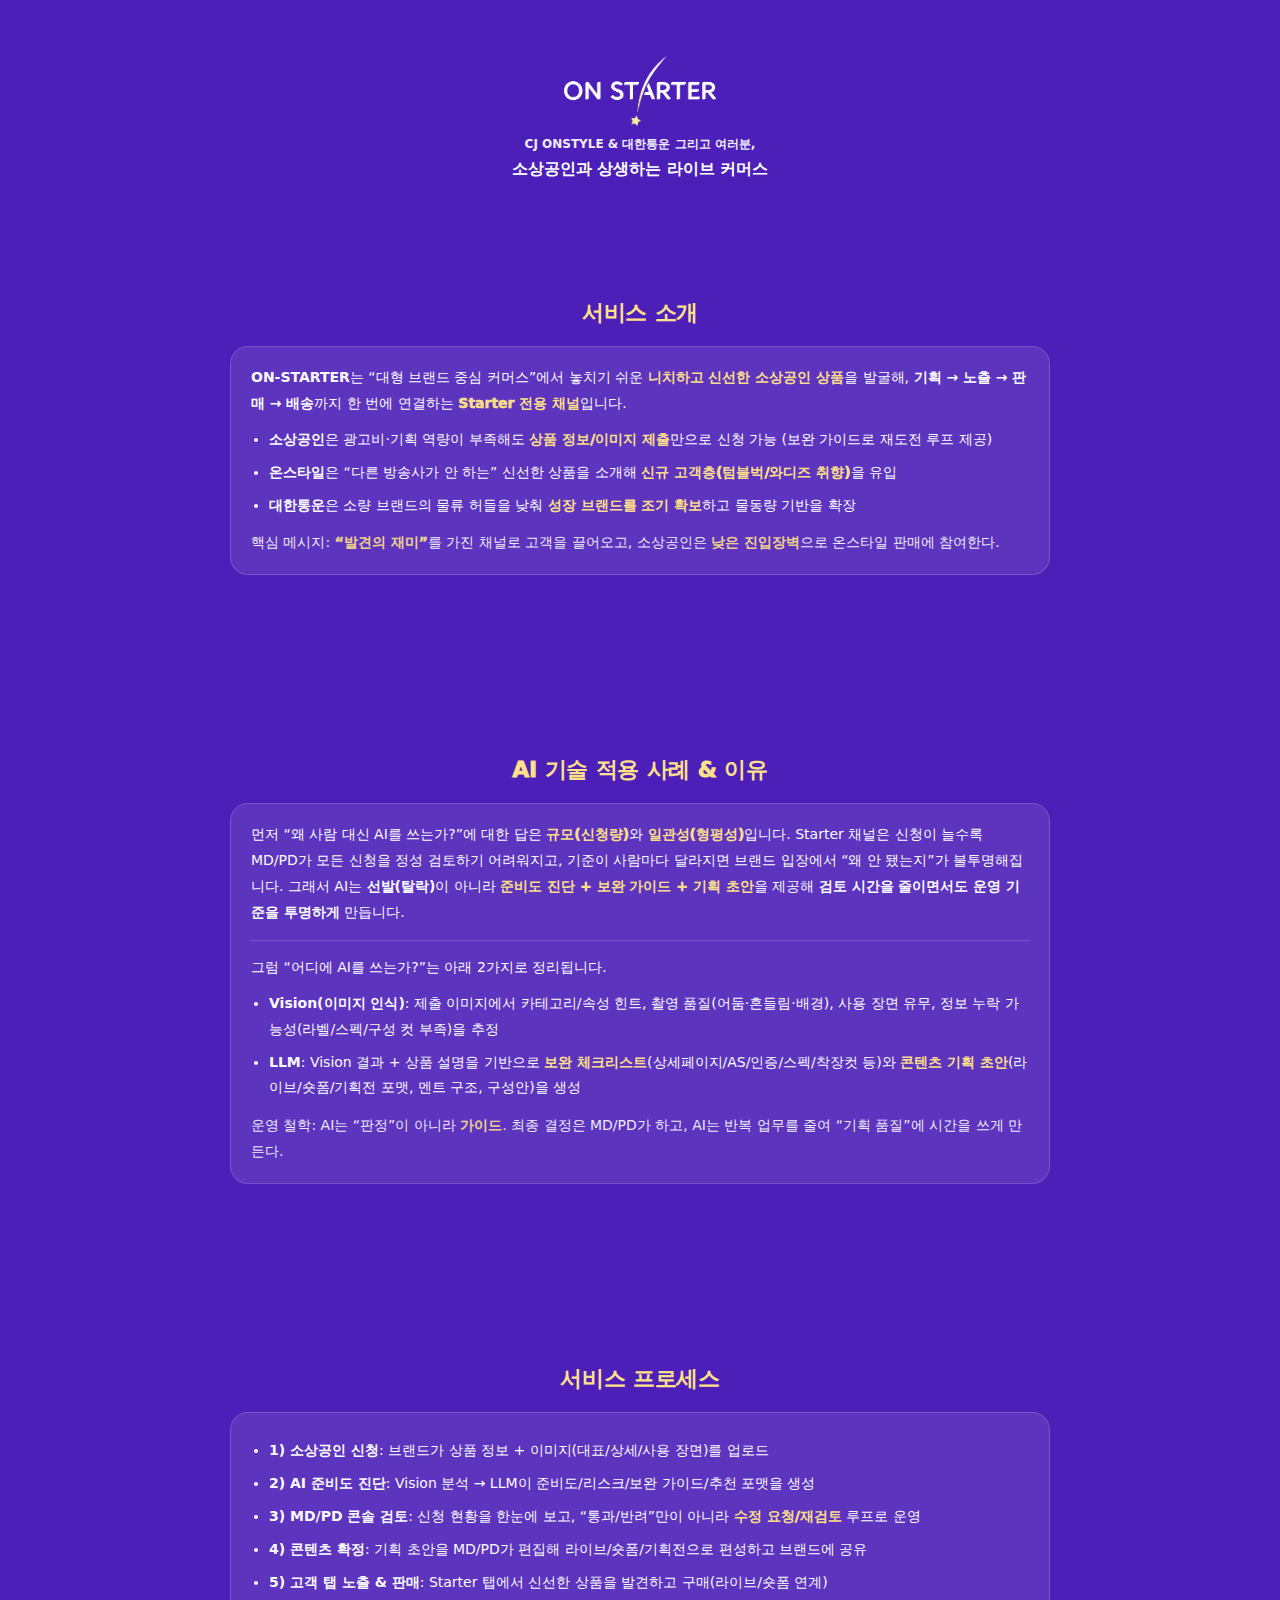
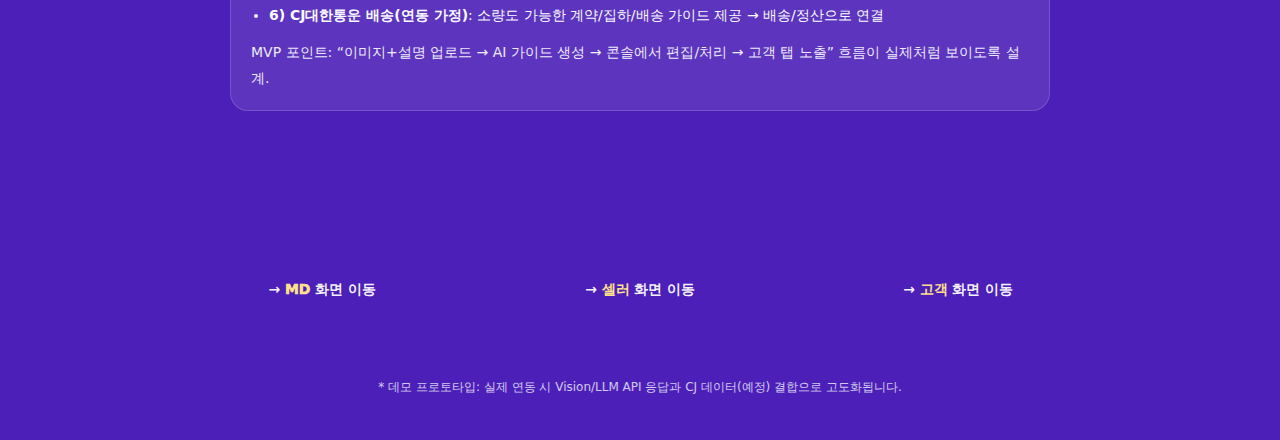
<file: index.html>
<!doctype html>
<html lang="ko">
<head>
  <meta charset="utf-8" />
  <meta name="viewport" content="width=device-width,initial-scale=1" />
  <title>ON-STARTER · 홈</title>
  <link rel="stylesheet" href="assets/css/style.css" />
</head>

<body>
  <div class="page">
    <div class="container">

      <!-- =========================
           HEADER
      ========================== -->
      <header class="header">
        <div class="logo">
          <img src="assets/img/logo.png" alt="ON-STARTER 로고" />
        </div>
        <div class="kicker">CJ ONSTYLE &amp; 대한통운 그리고 여러분,</div>
        <div class="title">소상공인과 상생하는 라이브 커머스</div>
      </header>

      <!-- =========================
           SECTION 1: 서비스 소개
      ========================== -->
      <section class="section" id="overview">
        <h2 class="section-title">서비스 소개</h2>

        <div class="section-body">
          <div class="section-panel">
            <p style="margin:0;">
              <span class="hl">ON-STARTER</span>는 “대형 브랜드 중심 커머스”에서 놓치기 쉬운
              <span class="hl-butter">니치하고 신선한 소상공인 상품</span>을 발굴해,
              <span class="hl">기획 → 노출 → 판매 → 배송</span>까지 한 번에 연결하는
              <span class="hl-butter">Starter 전용 채널</span>입니다.
            </p>

            <ul>
              <li>
                <span class="hl">소상공인</span>은 광고비·기획 역량이 부족해도
                <span class="hl-butter">상품 정보/이미지 제출</span>만으로 신청 가능
                (보완 가이드로 재도전 루프 제공)
              </li>
              <li>
                <span class="hl">온스타일</span>은 “다른 방송사가 안 하는” 신선한 상품을 소개해
                <span class="hl-butter">신규 고객층(텀블벅/와디즈 취향)</span>을 유입
              </li>
              <li>
                <span class="hl">대한통운</span>은 소량 브랜드의 물류 허들을 낮춰
                <span class="hl-butter">성장 브랜드를 조기 확보</span>하고 물동량 기반을 확장
              </li>
            </ul>

            <p style="margin:12px 0 0; opacity:.92;">
              핵심 메시지: <span class="hl-butter">“발견의 재미”</span>를 가진 채널로 고객을 끌어오고,
              소상공인은 <span class="hl-butter">낮은 진입장벽</span>으로 온스타일 판매에 참여한다.
            </p>
          </div>
        </div>
      </section>

      <!-- =========================
           SECTION 2: AI 기술 적용 (이유 → 적용처)
      ========================== -->
      <section class="section" id="ai">
        <h2 class="section-title">AI 기술 적용 사례 &amp; 이유</h2>

        <div class="section-body">
          <div class="section-panel">
            <p style="margin:0;">
              먼저 “왜 사람 대신 AI를 쓰는가?”에 대한 답은
              <span class="hl-butter">규모(신청량)</span>와 <span class="hl-butter">일관성(형평성)</span>입니다.
              Starter 채널은 신청이 늘수록 MD/PD가 모든 신청을 정성 검토하기 어려워지고,
              기준이 사람마다 달라지면 브랜드 입장에서 “왜 안 됐는지”가 불투명해집니다.
              그래서 AI는 <span class="hl">선발(탈락)</span>이 아니라
              <span class="hl-butter">준비도 진단 + 보완 가이드 + 기획 초안</span>을 제공해
              <span class="hl">검토 시간을 줄이면서도 운영 기준을 투명하게</span> 만듭니다.
            </p>

            <hr style="border:0; border-top:1px solid rgba(255,255,255,.16); margin:14px 0;" />

            <p style="margin:0;">
              그럼 “어디에 AI를 쓰는가?”는 아래 2가지로 정리됩니다.
            </p>

            <ul>
              <li>
                <span class="hl">Vision(이미지 인식)</span>:
                제출 이미지에서 카테고리/속성 힌트, 촬영 품질(어둠·흔들림·배경),
                사용 장면 유무, 정보 누락 가능성(라벨/스펙/구성 컷 부족)을 추정
              </li>
              <li>
                <span class="hl">LLM</span>:
                Vision 결과 + 상품 설명을 기반으로
                <span class="hl-butter">보완 체크리스트</span>(상세페이지/AS/인증/스펙/착장컷 등)와
                <span class="hl-butter">콘텐츠 기획 초안</span>(라이브/숏폼/기획전 포맷, 멘트 구조, 구성안)을 생성
              </li>
            </ul>

            <p style="margin:12px 0 0; opacity:.92;">
              운영 철학: AI는 “판정”이 아니라 <span class="hl-butter">가이드</span>.
              최종 결정은 MD/PD가 하고, AI는 반복 업무를 줄여 “기획 품질”에 시간을 쓰게 만든다.
            </p>
          </div>
        </div>
      </section>

      <!-- =========================
           SECTION 3: 서비스 프로세스
      ========================== -->
      <section class="section" id="process">
        <h2 class="section-title">서비스 프로세스</h2>

        <div class="section-body">
          <div class="section-panel">
            <ul style="margin-top:0;">
              <li>
                <span class="hl">1) 소상공인 신청</span>:
                브랜드가 상품 정보 + 이미지(대표/상세/사용 장면)를 업로드
              </li>
              <li>
                <span class="hl">2) AI 준비도 진단</span>:
                Vision 분석 → LLM이 준비도/리스크/보완 가이드/추천 포맷을 생성
              </li>
              <li>
                <span class="hl">3) MD/PD 콘솔 검토</span>:
                신청 현황을 한눈에 보고,
                “통과/반려”만이 아니라 <span class="hl-butter">수정 요청/재검토</span> 루프로 운영
              </li>
              <li>
                <span class="hl">4) 콘텐츠 확정</span>:
                기획 초안을 MD/PD가 편집해 라이브/숏폼/기획전으로 편성하고 브랜드에 공유
              </li>
              <li>
                <span class="hl">5) 고객 탭 노출 &amp; 판매</span>:
                Starter 탭에서 신선한 상품을 발견하고 구매(라이브/숏폼 연계)
              </li>
              <li>
                <span class="hl">6) CJ대한통운 배송(연동 가정)</span>:
                소량도 가능한 계약/집하/배송 가이드 제공 → 배송/정산으로 연결
              </li>
            </ul>

            <p style="margin:12px 0 0; opacity:.92;">
              MVP 포인트: “이미지+설명 업로드 → AI 가이드 생성 → 콘솔에서 편집/처리 → 고객 탭 노출” 흐름이 실제처럼 보이도록 설계.
            </p>
          </div>
        </div>
      </section>

      <!-- =========================
           BOTTOM NAV (텍스트 링크, 균등 배치)
      ========================== -->
      <footer class="bottom-nav" id="nav">
        <div class="nav-row">
          <a class="nav-link" href="md.html">→ <span>MD</span> 화면 이동</a>
          <a class="nav-link" href="seller.html">→ <span>셀러</span> 화면 이동</a>
          <a class="nav-link" href="live.html">→ <span>고객</span> 화면 이동</a>
        </div>

        <div class="footer-note">
          * 데모 프로토타입: 실제 연동 시 Vision/LLM API 응답과 CJ 데이터(예정) 결합으로 고도화됩니다.
        </div>
      </footer>

    </div>
  </div>

  <script>
    // 부드러운 스크롤(원하면 유지)
    document.documentElement.style.scrollBehavior = "smooth";
  </script>
</body>
</html>
</file>
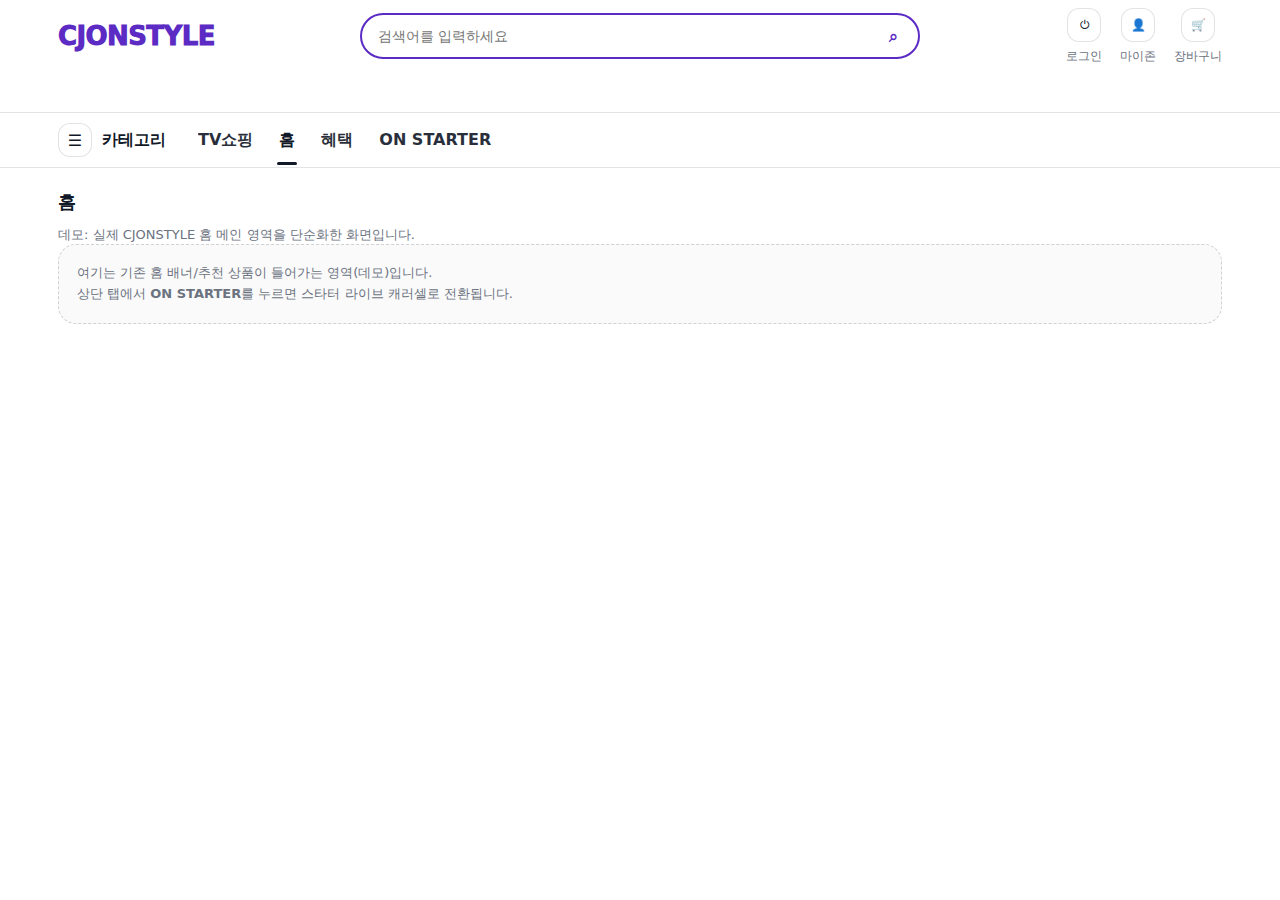
<file: live.html>
<!doctype html>
<html lang="ko">
<head>
  <meta charset="utf-8" />
  <meta name="viewport" content="width=device-width,initial-scale=1" />
  <title>ON-STARTER · 고객 탭</title>
  <style>
    :root{
      --primary:#5B2BC4;  /* CJONSTYLE 느낌의 퍼플 포인트 */
      --bg:#ffffff;
      --ink:#111827;
      --muted:#6B7280;
      --line:rgba(17,24,39,.12);
      --card: #ffffff;
      --shadow: 0 10px 24px rgba(17,24,39,.08);
      --radius: 18px;
    }
    *{box-sizing:border-box}
    body{
      margin:0;
      font-family: system-ui, -apple-system, Segoe UI, Roboto, "Apple SD Gothic Neo", "Noto Sans KR", sans-serif;
      background: var(--bg);
      color: var(--ink);
    }
    a{color:inherit; text-decoration:none}
    .wrap{
      max-width: 1200px;
      margin: 0 auto;
      padding: 0 18px 40px;
    }

    /* ===== Header ===== */
    .topbar{
      height:72px;
      display:flex;
      align-items:center;
      justify-content:space-between;
      gap:14px;
    }
    .brand{
      display:flex;
      align-items:center;
      gap:12px;
      min-width: 160px;
    }
    .brand .logo{
      font-weight: 950;
      letter-spacing:-.6px;
      font-size: 26px;
      color: var(--primary);
    }
    .search{
      flex: 1;
      display:flex;
      align-items:center;
      gap:10px;
      background:#fff;
      border: 2px solid var(--primary);
      border-radius: 999px;
      padding: 10px 14px;
      max-width: 560px;
    }
    .search input{
      border:0; outline:0;
      width:100%;
      font-size:14px;
    }
    .search .icon{
      width:22px; height:22px;
      display:grid; place-items:center;
      color: var(--primary);
      font-weight: 900;
    }
    .top-actions{
      display:flex;
      align-items:center;
      gap:18px;
      min-width: 160px;
      justify-content:flex-end;
    }
    .act{
      display:flex;
      flex-direction:column;
      align-items:center;
      gap:6px;
      font-size:12px;
      color: var(--muted);
      cursor:pointer;
      user-select:none;
    }
    .act .dot{
      width:34px;height:34px;border-radius:12px;
      border:1px solid var(--line);
      display:grid; place-items:center;
      background:#fff;
      color:#111827;
    }

    /* ===== Menu Tabs ===== */
    .menubar{
      border-top:1px solid var(--line);
      border-bottom:1px solid var(--line);
      background:#fff;
    }
    .menu-row{
      max-width: 1200px;
      margin:0 auto;
      padding: 0 18px;
      display:flex;
      align-items:center;
      gap:18px;
      height:54px;
    }
    .hamburger{
      display:flex;
      align-items:center;
      gap:10px;
      min-width: 120px;
      color:#111827;
      font-weight:800;
    }
    .hamburger .bars{
      width:34px;height:34px;border-radius:12px;
      border:1px solid var(--line);
      display:grid; place-items:center;
      background:#fff;
    }
    .tabs{
      display:flex;
      gap:22px;
      font-weight: 850;
      color:#111827;
    }
    .tab{
      position:relative;
      padding: 14px 2px;
      cursor:pointer;
      color:#111827;
      opacity:.9;
    }
    .tab.active{
      opacity:1;
    }
    .tab.active:after{
      content:"";
      position:absolute;
      left:0; right:0; bottom:0;
      height:3px;
      background: var(--ink);
      border-radius: 999px;
    }

    /* ===== Sections ===== */
    .section{
      padding: 22px 0 10px;
    }
    .section h2{
      margin: 0 0 12px;
      font-size: 18px;
      letter-spacing:-.2px;
    }
    .sub{
      margin: 6px 0 0;
      color: var(--muted);
      font-size: 13px;
    }

    /* ===== Carousel ===== */
    .carousel-wrap{
      position:relative;
      border-radius: 22px;
      padding: 14px 0 10px;
    }
    .carousel{
      display:flex;
      gap:16px;
      overflow-x:auto;
      scroll-snap-type:x mandatory;
      padding: 4px 2px 14px;
      scrollbar-width: none;
    }
    .carousel::-webkit-scrollbar{ display:none; }

    .live-card{
      min-width: 300px;
      max-width: 300px;
      background: var(--card);
      border:1px solid var(--line);
      border-radius: var(--radius);
      box-shadow: var(--shadow);
      overflow:hidden;
      scroll-snap-align:start;
    }
    .thumb{
      height: 170px;
      background: linear-gradient(135deg, rgba(91,43,196,.25), rgba(255,224,138,.35));
      position:relative;
    }
    .live-badge{
      position:absolute;
      left:12px; top:12px;
      background:#111827;
      color:#fff;
      font-size:12px;
      padding: 6px 10px;
      border-radius: 999px;
      display:inline-flex;
      gap:8px;
      align-items:center;
    }
    .live-badge .r{
      width:8px;height:8px;border-radius:50%;
      background:#ff4d4d;
      box-shadow: 0 0 0 4px rgba(255,77,77,.2);
    }
    .tag{
      position:absolute;
      right:12px; top:12px;
      background: rgba(255,255,255,.88);
      border:1px solid var(--line);
      color:#111827;
      font-size:12px;
      padding: 6px 10px;
      border-radius: 999px;
      font-weight: 850;
    }
    .card-body{
      padding: 12px 12px 14px;
    }
    .title{
      margin:0;
      font-weight: 950;
      font-size: 14px;
      line-height:1.35;
    }
    .meta{
      margin: 6px 0 0;
      color: var(--muted);
      font-size: 12px;
      line-height:1.35;
    }
    .price-row{
      margin-top: 10px;
      display:flex;
      align-items:flex-end;
      justify-content:space-between;
      gap:10px;
    }
    .price{
      font-weight: 950;
      font-size: 16px;
      letter-spacing:-.3px;
    }
    .cta{
      border:0;
      cursor:pointer;
      font-weight: 900;
      border-radius: 999px;
      padding: 10px 12px;
      background: var(--primary);
      color:#fff;
    }
    .cta:hover{ opacity:.96; }

    /* Arrows */
    .arrow{
      position:absolute;
      top: 46%;
      transform: translateY(-50%);
      width:42px;height:42px;border-radius: 14px;
      background:#fff;
      border:1px solid var(--line);
      box-shadow: 0 10px 22px rgba(17,24,39,.10);
      display:grid; place-items:center;
      cursor:pointer;
      user-select:none;
    }
    .arrow.left{ left:-10px; }
    .arrow.right{ right:-10px; }

    /* Non-starter placeholder sections */
    .placeholder{
      border:1px dashed rgba(17,24,39,.18);
      border-radius: 18px;
      padding: 18px;
      color: var(--muted);
      background: #fafafa;
      font-size: 13px;
      line-height: 1.6;
    }

    /* Responsive */
    @media (max-width: 980px){
      .topbar{ height:auto; padding: 14px 0; flex-wrap:wrap; }
      .brand{ min-width:auto; }
      .top-actions{ min-width:auto; }
      .search{ max-width: 100%; }
      .arrow{ display:none; }
    }
  </style>
</head>

<body>
  <div class="wrap">

    <!-- Header -->
    <header class="topbar">
      <div class="brand">
        <div class="logo">CJONSTYLE</div>
      </div>

      <div class="search" role="search">
        <input type="text" placeholder="검색어를 입력하세요" aria-label="검색" />
        <div class="icon">⌕</div>
      </div>

      <div class="top-actions">
        <div class="act" onclick="alert('데모: 로그인')">
          <div class="dot">⏻</div>
          <div>로그인</div>
        </div>
        <div class="act" onclick="alert('데모: 마이존')">
          <div class="dot">👤</div>
          <div>마이존</div>
        </div>
        <div class="act" onclick="alert('데모: 장바구니')">
          <div class="dot">🛒</div>
          <div>장바구니</div>
        </div>
      </div>
    </header>

  </div>

  <!-- Menu Tabs -->
  <div class="menubar">
    <div class="menu-row">
      <div class="hamburger">
        <div class="bars">☰</div>
        카테고리
      </div>

      <div class="tabs" role="tablist" aria-label="메뉴 탭">
        <div class="tab" data-tab="tv">TV쇼핑</div>
        <div class="tab active" data-tab="home">홈</div>
        <div class="tab" data-tab="benefit">혜택</div>
        <!-- ✅ 새 메뉴 -->
        <div class="tab" data-tab="starter">ON STARTER</div>
      </div>
    </div>
  </div>

  <div class="wrap">
    <!-- Content -->
    <main>

      <!-- HOME (placeholder) -->
      <section class="section" id="panel-home">
        <h2>홈</h2>
        <p class="sub">데모: 실제 CJONSTYLE 홈 메인 영역을 단순화한 화면입니다.</p>
        <div class="placeholder">
          여기는 기존 홈 배너/추천 상품이 들어가는 영역(데모)입니다.<br/>
          상단 탭에서 <b>ON STARTER</b>를 누르면 스타터 라이브 캐러셀로 전환됩니다.
        </div>
      </section>

      <!-- STARTER -->
      <section class="section" id="panel-starter" style="display:none;">
        <h2>ON STARTER · 라이브</h2>
        <p class="sub">텀블벅/와디즈 감성의 “니치 & 신선” 상품을 온스타일에서 라이브로 만나는 탭</p>

        <div class="carousel-wrap">
          <div class="arrow left" id="prevBtn">‹</div>
          <div class="arrow right" id="nextBtn">›</div>

          <div class="carousel" id="carousel" aria-label="ON STARTER 라이브 캐러셀">
            <!-- 카드 1 -->
            <article class="live-card">
              <div class="thumb">
                <div class="live-badge"><span class="r"></span> LIVE · 21:00</div>
                <div class="tag">리빙</div>
              </div>
              <div class="card-body">
                <p class="title">하루한번 스튜디오 · 초미니 접이식 미니가습기</p>
                <p class="meta">“책상 위 10cm, 하루한번 켜는 미니 가습 루틴”</p>
                <div class="price-row">
                  <div>
                    <div class="meta">오늘만 특가</div>
                    <div class="price">29,000원</div>
                  </div>
                  <button class="cta" onclick="alert('데모: 라이브 입장')">입장</button>
                </div>
              </div>
            </article>

            <!-- 카드 2 -->
            <article class="live-card">
              <div class="thumb">
                <div class="live-badge"><span class="r"></span> LIVE · 20:30</div>
                <div class="tag">패션</div>
              </div>
              <div class="card-body">
                <p class="title">모노랩 · 재활용 원단 미니 파우치(한정 컬러)</p>
                <p class="meta">세트 구성으로 체감 가치 업 · 수납력 비교 데모</p>
                <div class="price-row">
                  <div>
                    <div class="meta">세트 추천</div>
                    <div class="price">19,800원</div>
                  </div>
                  <button class="cta" onclick="alert('데모: 라이브 입장')">입장</button>
                </div>
              </div>
            </article>

            <!-- 카드 3 -->
            <article class="live-card">
              <div class="thumb">
                <div class="live-badge"><span class="r"></span> LIVE · 22:10</div>
                <div class="tag">키친</div>
              </div>
              <div class="card-body">
                <p class="title">키친노트 · 1인분 밀프렙 유리용기 세트</p>
                <p class="meta">냉장→전자레인지→세척 “실사용 시연” 중심</p>
                <div class="price-row">
                  <div>
                    <div class="meta">라이브 구성</div>
                    <div class="price">39,900원</div>
                  </div>
                  <button class="cta" onclick="alert('데모: 라이브 입장')">입장</button>
                </div>
              </div>
            </article>

            <!-- 카드 4 -->
            <article class="live-card">
              <div class="thumb">
                <div class="live-badge"><span class="r"></span> LIVE · 19:40</div>
                <div class="tag">뷰티</div>
              </div>
              <div class="card-body">
                <p class="title">스킨레시피 · 저자극 클렌징바(2종)</p>
                <p class="meta">전성분/시험성적서 보완 후 “재도전” 기획(데모)</p>
                <div class="price-row">
                  <div>
                    <div class="meta">리뉴얼</div>
                    <div class="price">14,900원</div>
                  </div>
                  <button class="cta" onclick="alert('데모: 라이브 입장')">입장</button>
                </div>
              </div>
            </article>
          </div>
        </div>

        <div style="margin-top:10px;" class="placeholder">
          (확장 아이디어) ON STARTER 탭에서는 “왜 이 상품이 니치하지만 가능성이 있는지”를 AI가 1줄로 설명해주는
          <b>‘AI 한 줄 추천’</b> 배지를 붙일 수 있어요.
        </div>
      </section>

      <!-- OTHER TABS (placeholders) -->
      <section class="section" id="panel-tv" style="display:none;">
        <h2>TV쇼핑</h2>
        <div class="placeholder">데모 영역</div>
      </section>

      <section class="section" id="panel-benefit" style="display:none;">
        <h2>혜택</h2>
        <div class="placeholder">데모 영역</div>
      </section>

    </main>
  </div>

  <script>
    // Tabs switching
    const tabs = document.querySelectorAll(".tab");
    const panels = {
      home: document.getElementById("panel-home"),
      starter: document.getElementById("panel-starter"),
      tv: document.getElementById("panel-tv"),
      benefit: document.getElementById("panel-benefit"),
    };

    function showTab(name){
      Object.values(panels).forEach(p => p.style.display = "none");
      panels[name].style.display = "block";
      tabs.forEach(t => t.classList.toggle("active", t.dataset.tab === name));
      window.scrollTo({top:0, behavior:"smooth"});
    }

    tabs.forEach(t => t.addEventListener("click", () => showTab(t.dataset.tab)));

    // Carousel arrows
    const carousel = document.getElementById("carousel");
    const prevBtn = document.getElementById("prevBtn");
    const nextBtn = document.getElementById("nextBtn");

    function scrollByCard(dir){
      const card = carousel.querySelector(".live-card");
      if(!card) return;
      const gap = 16;
      const step = card.getBoundingClientRect().width + gap;
      carousel.scrollBy({ left: dir * step, behavior:"smooth" });
    }
    prevBtn.addEventListener("click", () => scrollByCard(-1));
    nextBtn.addEventListener("click", () => scrollByCard(1));
  </script>
</body>
</html>
</file>
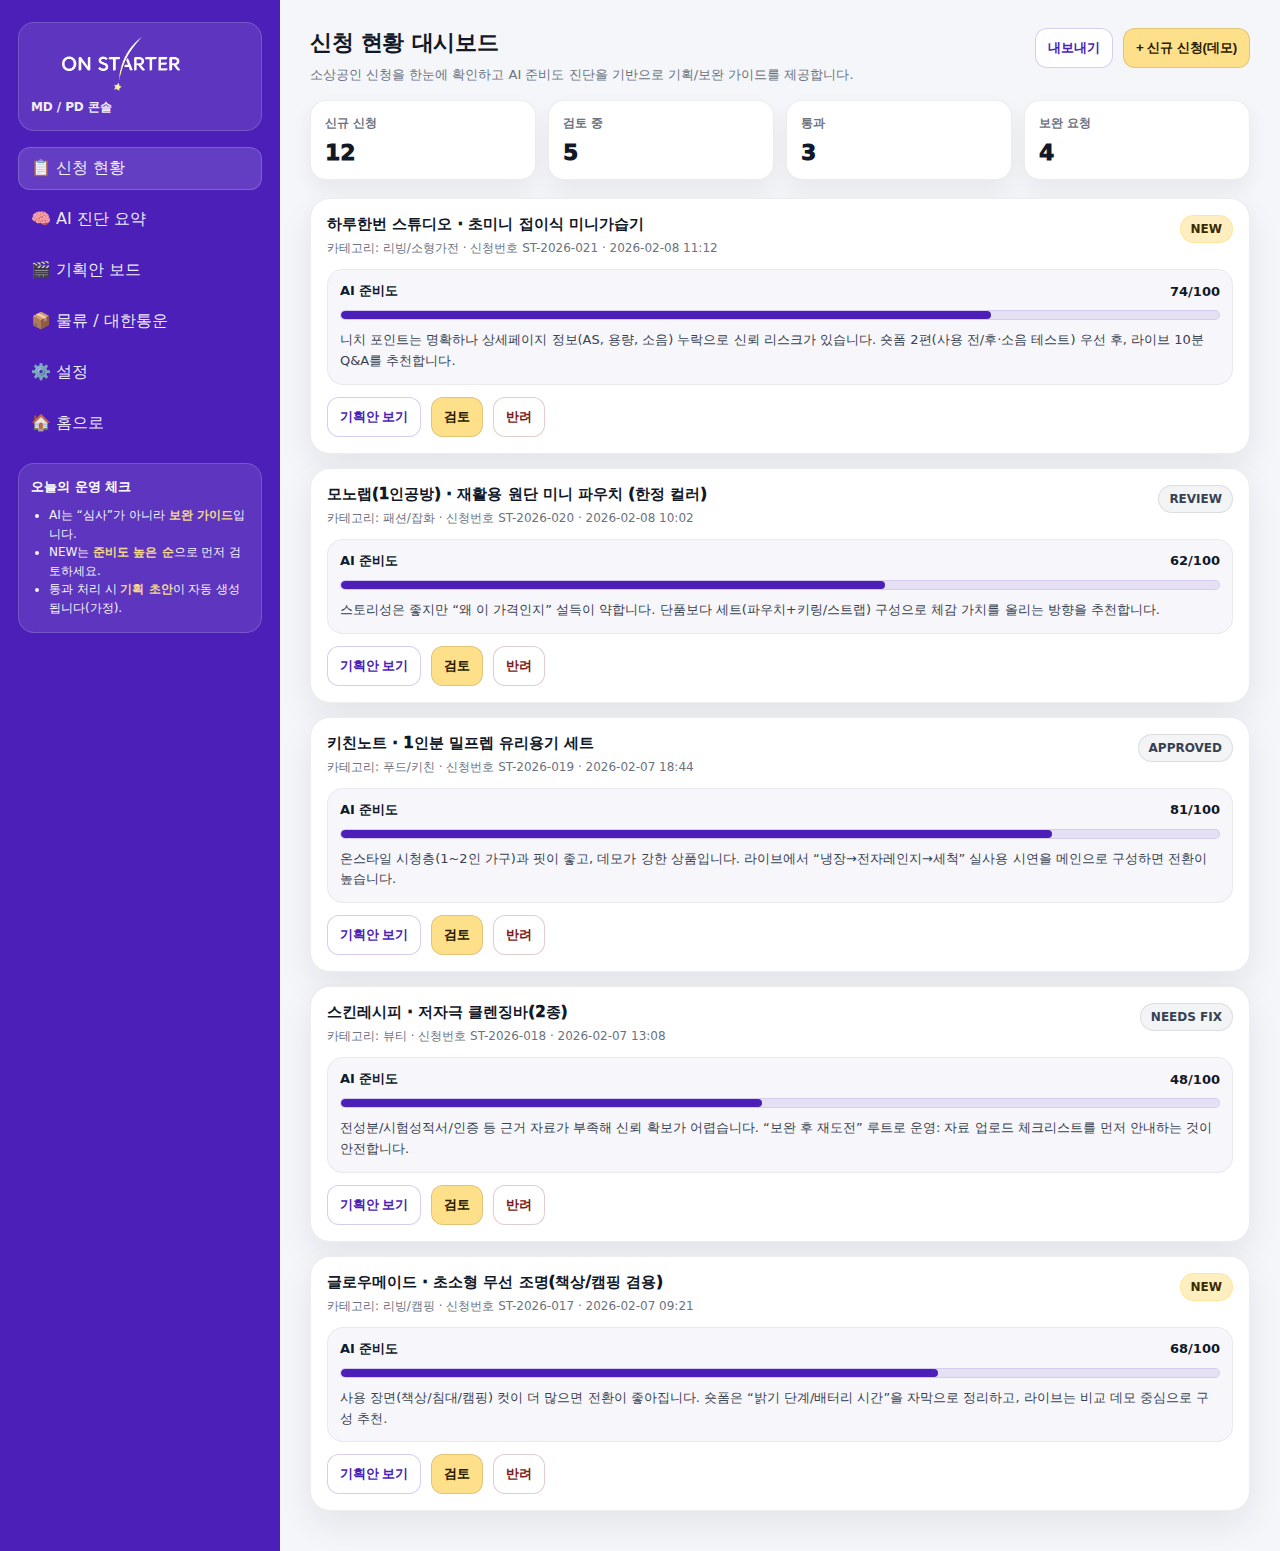
<file: md.html>
<!doctype html>
<html lang="ko">
<head>
  <meta charset="utf-8" />
  <meta name="viewport" content="width=device-width,initial-scale=1" />
  <title>ON-STARTER · MD/PD 콘솔</title>

  <!-- ✅ 반드시 이 경로 -->
  <link rel="stylesheet" href="assets/css/style.css" />
</head>

<body class="md-layout">
  <!-- SIDEBAR -->
  <aside class="md-sidebar">
    <div class="md-brand">
      <!-- ✅ 로고 이미지 다시 사용 -->
      <img class="md-brand-logo" src="assets/img/logo.png" alt="ON-STARTER 로고" />
      <div class="md-brand-sub">MD / PD 콘솔</div>
    </div>

    <nav class="md-nav" aria-label="MD Navigation">
      <a class="active" href="md.html">📋 신청 현황</a>
      <a href="javascript:void(0)">🧠 AI 진단 요약</a>
      <a href="javascript:void(0)">🎬 기획안 보드</a>
      <a href="javascript:void(0)">📦 물류 / 대한통운</a>
      <a href="javascript:void(0)">⚙️ 설정</a>
      <a href="index.html">🏠 홈으로</a>
    </nav>

    <div class="md-sidecard">
      <div class="md-sidecard-title">오늘의 운영 체크</div>
      <ul class="md-sidecard-list">
        <li>AI는 “심사”가 아니라 <b>보완 가이드</b>입니다.</li>
        <li>NEW는 <b>준비도 높은 순</b>으로 먼저 검토하세요.</li>
        <li>통과 처리 시 <b>기획 초안</b>이 자동 생성됩니다(가정).</li>
      </ul>
    </div>
  </aside>

  <!-- MAIN -->
  <main class="md-main">
    <header class="md-header">
      <div>
        <h1>신청 현황 대시보드</h1>
        <p>소상공인 신청을 한눈에 확인하고 AI 준비도 진단을 기반으로 기획/보완 가이드를 제공합니다.</p>
      </div>

      <div class="md-header-actions">
        <button class="md-btn md-btn-outline" type="button">내보내기</button>
        <button class="md-btn md-btn-primary" type="button">+ 신규 신청(데모)</button>
      </div>
    </header>

    <!-- KPI -->
    <section class="md-kpis" aria-label="KPI">
      <div class="md-kpi">
        <div class="k">신규 신청</div>
        <div class="v">12</div>
      </div>
      <div class="md-kpi">
        <div class="k">검토 중</div>
        <div class="v">5</div>
      </div>
      <div class="md-kpi">
        <div class="k">통과</div>
        <div class="v">3</div>
      </div>
      <div class="md-kpi">
        <div class="k">보완 요청</div>
        <div class="v">4</div>
      </div>
    </section>

    <!-- LIST -->
<section class="md-list" aria-label="Applications">

  <!-- 카드 1 -->
  <article class="md-card">
    <div class="md-card-top">
      <div class="md-card-title">
        <h3>하루한번 스튜디오 · 초미니 접이식 미니가습기</h3>
        <p>카테고리: 리빙/소형가전 · 신청번호 ST-2026-021 · 2026-02-08 11:12</p>
      </div>
      <span class="md-badge md-badge-new">NEW</span>
    </div>

    <div class="md-ai">
      <div class="md-ai-row">
        <b>AI 준비도</b> <span>74/100</span>
      </div>
      <div class="md-progress" aria-label="Readiness bar"><div style="width:74%"></div></div>
      <p class="md-ai-text">
        니치 포인트는 명확하나 상세페이지 정보(AS, 용량, 소음) 누락으로 신뢰 리스크가 있습니다.
        숏폼 2편(사용 전/후·소음 테스트) 우선 후, 라이브 10분 Q&amp;A를 추천합니다.
      </p>
    </div>

    <div class="md-card-actions">
      <button class="md-btn md-btn-outline" type="button">기획안 보기</button>
      <button class="md-btn md-btn-primary" type="button">검토</button>
      <button class="md-btn md-btn-danger" type="button">반려</button>
    </div>
  </article>

  <!-- 카드 2 -->
  <article class="md-card">
    <div class="md-card-top">
      <div class="md-card-title">
        <h3>모노랩(1인공방) · 재활용 원단 미니 파우치 (한정 컬러)</h3>
        <p>카테고리: 패션/잡화 · 신청번호 ST-2026-020 · 2026-02-08 10:02</p>
      </div>
      <span class="md-badge">REVIEW</span>
    </div>

    <div class="md-ai">
      <div class="md-ai-row">
        <b>AI 준비도</b> <span>62/100</span>
      </div>
      <div class="md-progress" aria-label="Readiness bar"><div style="width:62%"></div></div>
      <p class="md-ai-text">
        스토리성은 좋지만 “왜 이 가격인지” 설득이 약합니다.
        단품보다 세트(파우치+키링/스트랩) 구성으로 체감 가치를 올리는 방향을 추천합니다.
      </p>
    </div>

    <div class="md-card-actions">
      <button class="md-btn md-btn-outline" type="button">기획안 보기</button>
      <button class="md-btn md-btn-primary" type="button">검토</button>
      <button class="md-btn md-btn-danger" type="button">반려</button>
    </div>
  </article>

  <!-- 카드 3 -->
  <article class="md-card">
    <div class="md-card-top">
      <div class="md-card-title">
        <h3>키친노트 · 1인분 밀프렙 유리용기 세트</h3>
        <p>카테고리: 푸드/키친 · 신청번호 ST-2026-019 · 2026-02-07 18:44</p>
      </div>
      <span class="md-badge">APPROVED</span>
    </div>

    <div class="md-ai">
      <div class="md-ai-row">
        <b>AI 준비도</b> <span>81/100</span>
      </div>
      <div class="md-progress" aria-label="Readiness bar"><div style="width:81%"></div></div>
      <p class="md-ai-text">
        온스타일 시청층(1~2인 가구)과 핏이 좋고, 데모가 강한 상품입니다.
        라이브에서 “냉장→전자레인지→세척” 실사용 시연을 메인으로 구성하면 전환이 높습니다.
      </p>
    </div>

    <div class="md-card-actions">
      <button class="md-btn md-btn-outline" type="button">기획안 보기</button>
      <button class="md-btn md-btn-primary" type="button">검토</button>
      <button class="md-btn md-btn-danger" type="button">반려</button>
    </div>
  </article>

  <!-- 카드 4 -->
  <article class="md-card">
    <div class="md-card-top">
      <div class="md-card-title">
        <h3>스킨레시피 · 저자극 클렌징바(2종)</h3>
        <p>카테고리: 뷰티 · 신청번호 ST-2026-018 · 2026-02-07 13:08</p>
      </div>
      <span class="md-badge">NEEDS FIX</span>
    </div>

    <div class="md-ai">
      <div class="md-ai-row">
        <b>AI 준비도</b> <span>48/100</span>
      </div>
      <div class="md-progress" aria-label="Readiness bar"><div style="width:48%"></div></div>
      <p class="md-ai-text">
        전성분/시험성적서/인증 등 근거 자료가 부족해 신뢰 확보가 어렵습니다.
        “보완 후 재도전” 루트로 운영: 자료 업로드 체크리스트를 먼저 안내하는 것이 안전합니다.
      </p>
    </div>

    <div class="md-card-actions">
      <button class="md-btn md-btn-outline" type="button">기획안 보기</button>
      <button class="md-btn md-btn-primary" type="button">검토</button>
      <button class="md-btn md-btn-danger" type="button">반려</button>
    </div>
  </article>

  <!-- 카드 5 -->
  <article class="md-card">
    <div class="md-card-top">
      <div class="md-card-title">
        <h3>글로우메이드 · 초소형 무선 조명(책상/캠핑 겸용)</h3>
        <p>카테고리: 리빙/캠핑 · 신청번호 ST-2026-017 · 2026-02-07 09:21</p>
      </div>
      <span class="md-badge md-badge-new">NEW</span>
    </div>

    <div class="md-ai">
      <div class="md-ai-row">
        <b>AI 준비도</b> <span>68/100</span>
      </div>
      <div class="md-progress" aria-label="Readiness bar"><div style="width:68%"></div></div>
      <p class="md-ai-text">
        사용 장면(책상/침대/캠핑) 컷이 더 많으면 전환이 좋아집니다.
        숏폼은 “밝기 단계/배터리 시간”을 자막으로 정리하고, 라이브는 비교 데모 중심으로 구성 추천.
      </p>
    </div>

    <div class="md-card-actions">
      <button class="md-btn md-btn-outline" type="button">기획안 보기</button>
      <button class="md-btn md-btn-primary" type="button">검토</button>
      <button class="md-btn md-btn-danger" type="button">반려</button>
    </div>
  </article>

</section>

  </main>
</body>
</html>
</file>
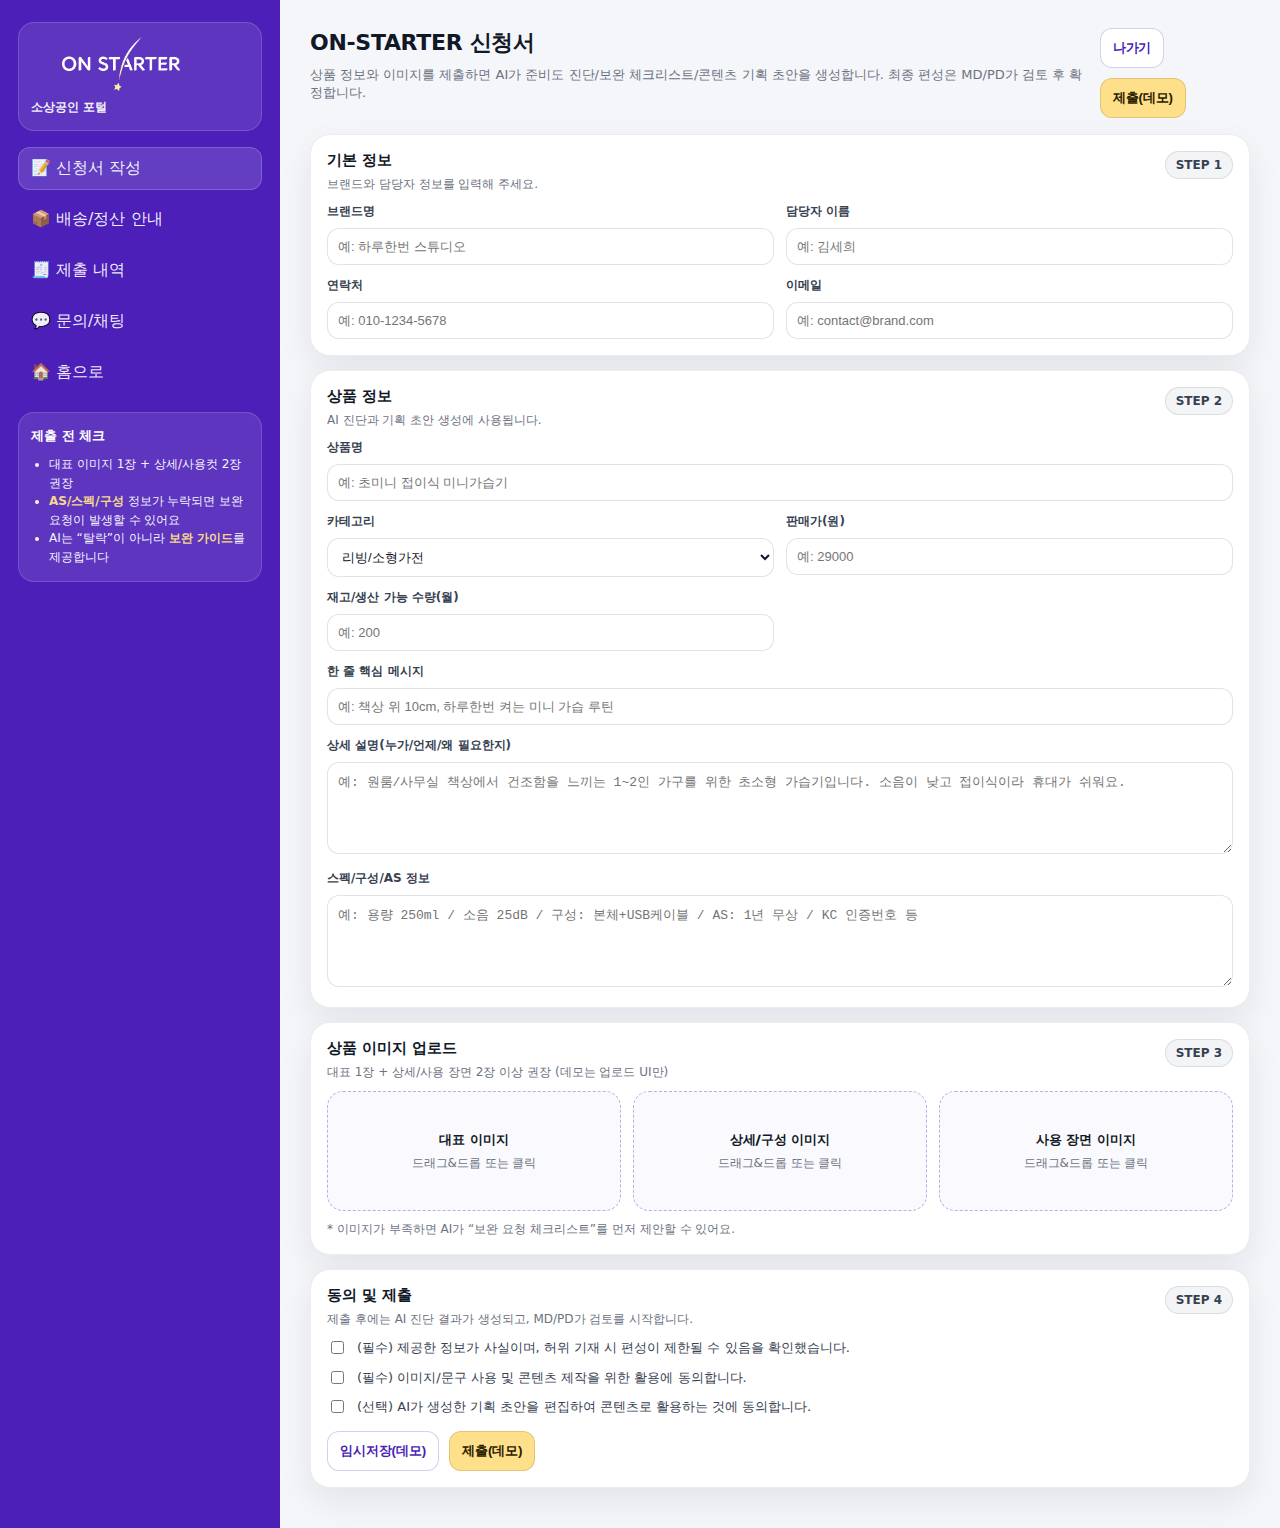
<file: seller.html>
<!doctype html>
<html lang="ko">
<head>
  <meta charset="utf-8" />
  <meta name="viewport" content="width=device-width,initial-scale=1" />
  <title>ON-STARTER · 소상공인 포털</title>
  <link rel="stylesheet" href="assets/css/style.css" />
</head>

<body class="md-layout">

  <!-- SIDEBAR (MD와 유사 톤) -->
  <aside class="md-sidebar">
    <div class="md-brand">
      <img class="md-brand-logo" src="assets/img/logo.png" alt="ON-STARTER 로고" />
      <div class="md-brand-sub">소상공인 포털</div>
    </div>

    <nav class="md-nav" aria-label="Seller Navigation">
      <a class="active" href="seller.html">📝 신청서 작성</a>
      <a href="javascript:void(0)">📦 배송/정산 안내</a>
      <a href="javascript:void(0)">🧾 제출 내역</a>
      <a href="javascript:void(0)">💬 문의/채팅</a>
      <a href="index.html">🏠 홈으로</a>
    </nav>

    <div class="md-sidecard">
      <div class="md-sidecard-title">제출 전 체크</div>
      <ul class="md-sidecard-list">
        <li>대표 이미지 1장 + 상세/사용컷 2장 권장</li>
        <li><b>AS/스펙/구성</b> 정보가 누락되면 보완 요청이 발생할 수 있어요</li>
        <li>AI는 “탈락”이 아니라 <b>보완 가이드</b>를 제공합니다</li>
      </ul>
    </div>
  </aside>

  <!-- MAIN -->
  <main class="md-main">
    <header class="md-header">
      <div>
        <h1>ON-STARTER 신청서</h1>
        <p>
          상품 정보와 이미지를 제출하면 AI가 준비도 진단/보완 체크리스트/콘텐츠 기획 초안을 생성합니다.
          최종 편성은 MD/PD가 검토 후 확정합니다.
        </p>
      </div>
      <div class="md-header-actions">
        <button class="md-btn md-btn-outline" type="button" onclick="location.href='index.html'">나가기</button>
        <button class="md-btn md-btn-primary" type="button" id="btnSubmit">제출(데모)</button>
      </div>
    </header>

    <!-- FORM CARD -->
    <section class="md-list" aria-label="Application Form">
      <article class="md-card">
        <div class="md-card-top" style="margin-bottom:10px;">
          <div class="md-card-title">
            <h3>기본 정보</h3>
            <p>브랜드와 담당자 정보를 입력해 주세요.</p>
          </div>
          <span class="md-badge">STEP 1</span>
        </div>

        <div class="seller-grid">
          <div class="seller-field">
            <label>브랜드명</label>
            <input type="text" placeholder="예: 하루한번 스튜디오" />
          </div>
          <div class="seller-field">
            <label>담당자 이름</label>
            <input type="text" placeholder="예: 김세희" />
          </div>
          <div class="seller-field">
            <label>연락처</label>
            <input type="text" placeholder="예: 010-1234-5678" />
          </div>
          <div class="seller-field">
            <label>이메일</label>
            <input type="email" placeholder="예: contact@brand.com" />
          </div>
        </div>
      </article>

      <article class="md-card">
        <div class="md-card-top" style="margin-bottom:10px;">
          <div class="md-card-title">
            <h3>상품 정보</h3>
            <p>AI 진단과 기획 초안 생성에 사용됩니다.</p>
          </div>
          <span class="md-badge">STEP 2</span>
        </div>

        <div class="seller-grid">
          <div class="seller-field seller-wide">
            <label>상품명</label>
            <input type="text" placeholder="예: 초미니 접이식 미니가습기" />
          </div>

          <div class="seller-field">
            <label>카테고리</label>
            <select>
              <option>리빙/소형가전</option>
              <option>패션/잡화</option>
              <option>푸드/키친</option>
              <option>뷰티</option>
              <option>기타</option>
            </select>
          </div>

          <div class="seller-field">
            <label>판매가(원)</label>
            <input type="number" placeholder="예: 29000" />
          </div>

          <div class="seller-field">
            <label>재고/생산 가능 수량(월)</label>
            <input type="number" placeholder="예: 200" />
          </div>

          <div class="seller-field seller-wide">
            <label>한 줄 핵심 메시지</label>
            <input type="text" placeholder="예: 책상 위 10cm, 하루한번 켜는 미니 가습 루틴" />
          </div>

          <div class="seller-field seller-wide">
            <label>상세 설명(누가/언제/왜 필요한지)</label>
            <textarea placeholder="예: 원룸/사무실 책상에서 건조함을 느끼는 1~2인 가구를 위한 초소형 가습기입니다. 소음이 낮고 접이식이라 휴대가 쉬워요."></textarea>
          </div>

          <div class="seller-field seller-wide">
            <label>스펙/구성/AS 정보</label>
            <textarea placeholder="예: 용량 250ml / 소음 25dB / 구성: 본체+USB케이블 / AS: 1년 무상 / KC 인증번호 등"></textarea>
          </div>
        </div>
      </article>

      <article class="md-card">
        <div class="md-card-top" style="margin-bottom:10px;">
          <div class="md-card-title">
            <h3>상품 이미지 업로드</h3>
            <p>대표 1장 + 상세/사용 장면 2장 이상 권장 (데모는 업로드 UI만)</p>
          </div>
          <span class="md-badge">STEP 3</span>
        </div>

        <div class="seller-upload">
          <div class="seller-drop">
            <div class="seller-drop-title">대표 이미지</div>
            <div class="seller-drop-sub">드래그&드롭 또는 클릭</div>
            <input type="file" accept="image/*" />
          </div>

          <div class="seller-drop">
            <div class="seller-drop-title">상세/구성 이미지</div>
            <div class="seller-drop-sub">드래그&드롭 또는 클릭</div>
            <input type="file" accept="image/*" multiple />
          </div>

          <div class="seller-drop">
            <div class="seller-drop-title">사용 장면 이미지</div>
            <div class="seller-drop-sub">드래그&드롭 또는 클릭</div>
            <input type="file" accept="image/*" multiple />
          </div>
        </div>

        <div class="seller-hint">
          * 이미지가 부족하면 AI가 “보완 요청 체크리스트”를 먼저 제안할 수 있어요.
        </div>
      </article>

      <article class="md-card">
        <div class="md-card-top" style="margin-bottom:10px;">
          <div class="md-card-title">
            <h3>동의 및 제출</h3>
            <p>제출 후에는 AI 진단 결과가 생성되고, MD/PD가 검토를 시작합니다.</p>
          </div>
          <span class="md-badge">STEP 4</span>
        </div>

        <div class="seller-checks">
          <label class="seller-check">
            <input type="checkbox" />
            (필수) 제공한 정보가 사실이며, 허위 기재 시 편성이 제한될 수 있음을 확인했습니다.
          </label>
          <label class="seller-check">
            <input type="checkbox" />
            (필수) 이미지/문구 사용 및 콘텐츠 제작을 위한 활용에 동의합니다.
          </label>
          <label class="seller-check">
            <input type="checkbox" />
            (선택) AI가 생성한 기획 초안을 편집하여 콘텐츠로 활용하는 것에 동의합니다.
          </label>
        </div>

        <div class="md-card-actions" style="margin-top:14px;">
          <button class="md-btn md-btn-outline" type="button" id="btnSaveDraft">임시저장(데모)</button>
          <button class="md-btn md-btn-primary" type="button" id="btnSubmitBottom">제출(데모)</button>
        </div>
      </article>
    </section>
  </main>

  <script>
    const toast = (msg) => {
      alert(msg);
    };

    document.getElementById("btnSubmit")?.addEventListener("click", () => {
      toast("제출(데모): 실제 구현에서는 이미지→Vision, 텍스트+결과→LLM으로 준비도/가이드/기획 초안을 생성합니다.");
    });

    document.getElementById("btnSubmitBottom")?.addEventListener("click", () => {
      toast("제출 완료(데모)! MD/PD 검토 상태로 넘어간다고 가정합니다.");
    });

    document.getElementById("btnSaveDraft")?.addEventListener("click", () => {
      toast("임시저장(데모): 입력값을 LocalStorage 또는 DB에 저장하는 흐름으로 연결 가능합니다.");
    });
  </script>

  <!-- ✅ seller 전용 스타일: 기존 style.css에 없으면 아래를 style.css에 추가해도 되고,
       지금은 페이지 내에서 빠르게 보이도록 최소한만 inline으로 넣어둠(원하면 style.css로 분리해줄게) -->
  <style>
    .seller-grid{
      display:grid;
      grid-template-columns: repeat(2, minmax(0,1fr));
      gap:12px;
      margin-top: 10px;
    }
    .seller-wide{ grid-column: 1 / -1; }

    .seller-field label{
      display:block;
      font-size:12px;
      font-weight: 900;
      color:#374151;
      margin-bottom: 8px;
    }
    .seller-field input,
    .seller-field select,
    .seller-field textarea{
      width:100%;
      border:1px solid rgba(17,24,39,.12);
      border-radius: 12px;
      padding: 10px 10px;
      font-size:13px;
      outline:0;
      background:#fff;
      color:#111827;
    }
    .seller-field textarea{
      min-height: 92px;
      resize: vertical;
      line-height: 1.55;
    }

    .seller-upload{
      display:grid;
      grid-template-columns: repeat(3, minmax(0,1fr));
      gap:12px;
      margin-top: 10px;
    }
    .seller-drop{
      border:1px dashed rgba(75,31,184,.35);
      border-radius: 16px;
      padding: 14px 12px;
      background: #fafafe;
      position:relative;
      overflow:hidden;
      min-height: 120px;
      display:flex;
      flex-direction:column;
      justify-content:center;
      text-align:center;
    }
    .seller-drop input[type="file"]{
      position:absolute;
      inset:0;
      opacity:0;
      cursor:pointer;
    }
    .seller-drop-title{
      font-weight: 950;
      color:#111827;
      font-size: 13px;
    }
    .seller-drop-sub{
      margin-top: 6px;
      font-size: 12px;
      color:#6B7280;
    }
    .seller-hint{
      margin-top: 10px;
      font-size:12px;
      color:#6B7280;
    }

    .seller-checks{
      display:grid;
      gap:10px;
      margin-top: 10px;
      color:#374151;
      font-size:13px;
      line-height: 1.5;
    }
    .seller-check{
      display:flex;
      gap:10px;
      align-items:flex-start;
    }
    .seller-check input{
      margin-top: 3px;
    }

    @media (max-width: 980px){
      .seller-grid{ grid-template-columns: 1fr; }
      .seller-upload{ grid-template-columns: 1fr; }
    }
  </style>

</body>
</html>
</file>
<file: assets/css/style.css>
:root{
  --purple:#4B1FB8;
  --butter:#FFE08A;
  --white:#FFFFFF;
  --white-soft: rgba(255,255,255,.10); /* "적당히" 흰 배경 */
  --line: rgba(255,255,255,.16);
}

*{ box-sizing:border-box; }
html, body{ height:100%; }

body{
  margin:0;
  font-family: ui-sans-serif, system-ui, -apple-system, Segoe UI, Roboto,
    "Apple SD Gothic Neo", "Noto Sans KR", sans-serif;
  background: var(--purple);
  color: var(--white);
}

a{ color:inherit; text-decoration:none; }
a:hover{ text-decoration: underline; text-underline-offset: 6px; }
img{ max-width:100%; height:auto; display:block; }

.container{
  width: min(980px, 100%);
  margin: 0 auto;
  padding: 0 22px;
}

/* ====== Layout: wireframe-like vertical sections ====== */
.page{
  min-height:100vh;
  display:flex;
  flex-direction:column;
}

.header{
  padding: 56px 0 28px;
  text-align:center;
}

.logo{
  display:flex;
  justify-content:center;
  margin: 0 auto;
}
.logo img{
  width: 240px;
  max-width: 70vw;
  max-height: 70px;
  object-fit: contain;
}

.header .kicker{
  margin-top: 10px;
  font-size: 12px;
  font-weight: 800;
  opacity: .92;
}
.header .title{
  margin-top: 6px;
  font-size: 16px;
  font-weight: 900;
}

/* Each section has big vertical breathing room like your wireframe */
.section{
  padding: 90px 0;
}

.section-title{
  text-align:center;
  font-size: 22px;            /* ✅ 크게 */
  font-weight: 950;
  letter-spacing: -0.2px;
  color: var(--butter);       /* ✅ 버터 옐로우 */
  margin: 0 0 18px;
}

/* Content block: optional soft white panel for readability */
.section-body{
  max-width: 820px;
  margin: 0 auto;
  text-align:center;
  line-height: 1.85;
  font-size: 14px;
  opacity: .98;
}

/* "적당히" 흰 배경 (가독성용) */
.section-panel{
  display:inline-block;
  text-align:left;
  background: var(--white-soft);
  border: 1px solid var(--line);
  border-radius: 18px;
  padding: 18px 20px;
  width: 100%;
}

/* lists */
.section-panel ul{
  margin: 10px 0 0;
  padding-left: 18px;
}
.section-panel li{
  margin: 7px 0;
}

/* small emphasis */
.hl{
  font-weight: 900;
  color: #fff;
}
.hl-butter{
  font-weight: 950;
  color: var(--butter);
}

/* ====== Bottom navigation (text links, evenly spaced) ====== */
.bottom-nav{
  padding: 80px 0 44px;
}

.nav-row{
  display:grid;
  grid-template-columns: repeat(3, minmax(0,1fr));
  gap: 18px;
  align-items:center;
  text-align:center;
}

.nav-link{
  display:inline-block;
  font-size: 14px;
  font-weight: 900;
  color: rgba(255,255,255,.95);
  letter-spacing: -0.1px;
}
.nav-link span{
  color: var(--butter);
  font-weight: 950;
}

/* subtle divider line at bottom (optional) */
.footer-note{
  margin-top: 80px;
  text-align:center;
  font-size: 12px;
  opacity: .75;
}

/* ====== Responsive ====== */
@media (max-width: 720px){
  .section{ padding: 70px 0; }
  .section-title{ font-size: 20px; }
  .section-body{ font-size: 13px; }
  .nav-row{
    grid-template-columns: 1fr;
    gap: 10px;
  }
}

/* =====================================================
   MD / PD Console (ADD THIS AT THE BOTTOM OF style.css)
   - Fix: dashboard white text issue by resetting colors
===================================================== */

body.md-layout{
  /* ✅ 홈(퍼플 페이지) 스타일이 MD에 섞이는 것 방지 */
  background: #f5f6fa !important;
  color: #111827 !important;
  overflow-x: hidden;
}

.md-layout{
  min-height: 100vh;
  display: grid;
  grid-template-columns: 280px 1fr;
}

/* ===== Sidebar ===== */
.md-sidebar{
  background: #4B1FB8;
  color: #ffffff;
  padding: 22px 18px;
}

.md-brand{
  padding: 14px 12px;
  border-radius: 16px;
  background: rgba(255,255,255,.10);
  border: 1px solid rgba(255,255,255,.16);
  margin-bottom: 16px;
}

.md-brand-logo{
  width: 180px;          /* 로고 크기 조절 */
  max-width: 100%;
  max-height: 54px;
  object-fit: contain;
  display:block;
}

.md-brand-sub{
  margin-top: 8px;
  font-size: 12px;
  opacity: .92;
  font-weight: 800;
  letter-spacing: -.1px;
}

.md-nav{
  display: flex;
  flex-direction: column;
  gap: 8px;
  margin-top: 10px;
}

.md-nav a{
  display:flex;
  align-items:center;
  gap:10px;
  padding: 10px 12px;
  border-radius: 12px;
  color: rgba(255,255,255,.92);
  border: 1px solid transparent;
}

.md-nav a:hover{
  background: rgba(255,255,255,.10);
}

.md-nav a.active{
  background: rgba(255,255,255,.14);
  border-color: rgba(255,255,255,.18);
}

/* Sidebar note */
.md-sidecard{
  margin-top: 18px;
  padding: 14px 12px;
  border-radius: 16px;
  background: rgba(255,255,255,.10);
  border: 1px solid rgba(255,255,255,.16);
}

.md-sidecard-title{
  font-size: 13px;
  font-weight: 900;
  margin-bottom: 10px;
}

.md-sidecard-list{
  margin:0;
  padding-left: 18px;
  font-size: 12px;
  line-height: 1.55;
  opacity: .95;
}

.md-sidecard-list b{
  color: #FFE08A; /* 버터 옐로우 강조 */
}

/* ===== Main ===== */
.md-main{
  padding: 28px 30px 40px;
  color: #111827; /* ✅ 대시보드 기본 텍스트는 검정 */
}

.md-header{
  display:flex;
  justify-content:space-between;
  align-items:flex-start;
  gap: 16px;
  margin-bottom: 16px;
}

.md-header h1{
  margin:0;
  font-size: 22px;
  letter-spacing: -0.3px;
  color:#111827;
}

.md-header p{
  margin: 8px 0 0;
  color: #6B7280;
  font-size: 13px;
  line-height: 1.4;
}

.md-header-actions{
  display:flex;
  gap:10px;
  flex-wrap:wrap;
}

/* Buttons (MD 전용, 기존 버튼과 충돌 방지) */
.md-btn{
  border:0;
  outline:0;
  cursor:pointer;
  border-radius: 12px;
  padding: 10px 12px;
  font-weight: 850;
  letter-spacing: -.1px;
  display:inline-flex;
  align-items:center;
  justify-content:center;
  gap:8px;
  user-select:none;
  transition: transform .06s ease, opacity .15s ease, background .15s ease, border-color .15s ease;
}
.md-btn:active{ transform: translateY(1px); }

.md-btn-primary{
  background: #FFE08A;
  color:#2A1B00;
  border:1px solid rgba(42,27,0,.14);
  box-shadow:none;
}
.md-btn-primary:hover{ opacity:.96; }

.md-btn-outline{
  background:#fff;
  color:#4B1FB8;
  border:1px solid rgba(75,31,184,.22);
}
.md-btn-outline:hover{ background: rgba(75,31,184,.04); }

.md-btn-danger{
  background:#fff;
  color:#7A1B1B;
  border:1px solid rgba(122,27,27,.22);
}
.md-btn-danger:hover{ background: rgba(122,27,27,.06); }

/* KPI cards */
.md-kpis{
  display:grid;
  grid-template-columns: repeat(4, minmax(0,1fr));
  gap: 12px;
  margin: 16px 0 18px;
}

.md-kpi{
  background:#fff;
  border:1px solid rgba(17,24,39,.08);
  border-radius: 16px;
  padding: 14px 14px;
  box-shadow: 0 10px 22px rgba(17,24,39,.06);
}

.md-kpi .k{
  font-size: 12px;
  color:#6B7280;
  font-weight: 800;
}

.md-kpi .v{
  margin-top: 8px;
  font-size: 22px;
  font-weight: 950;
  color:#111827;
}

/* List / Card */
.md-list{
  display:grid;
  gap: 14px;
}

.md-card{
  background:#fff;
  border:1px solid rgba(17,24,39,.08);
  border-radius: 20px;
  padding: 16px 16px;
  box-shadow: 0 14px 34px rgba(17,24,39,.08);
}

.md-card-top{
  display:flex;
  justify-content:space-between;
  align-items:flex-start;
  gap: 12px;
}

.md-card-title h3{
  margin:0;
  font-size: 15px;
  font-weight: 950;
  color:#111827;
}

.md-card-title p{
  margin: 6px 0 0;
  font-size: 12px;
  color:#6B7280;
}

/* Badge */
.md-badge{
  padding: 6px 10px;
  border-radius: 999px;
  font-size: 12px;
  font-weight: 900;
  border:1px solid rgba(17,24,39,.10);
  background:#f3f4f6;
  color:#374151;
  white-space:nowrap;
}

.md-badge-new{
  background: rgba(255,224,138,.55);
  border-color: rgba(255,224,138,.65);
  color:#3A2A00;
}

/* AI box */
.md-ai{
  margin-top: 12px;
  background: #f7f7fb;
  border:1px solid rgba(17,24,39,.06);
  border-radius: 16px;
  padding: 12px 12px;
}

.md-ai-row{
  display:flex;
  justify-content:space-between;
  align-items:center;
  color:#111827;
  font-size: 13px;
  font-weight: 900;
}

.md-progress{
  height: 10px;
  border-radius: 999px;
  background: rgba(75,31,184,.10);
  border:1px solid rgba(75,31,184,.10);
  overflow:hidden;
  margin-top: 10px;
}

.md-progress > div{
  height:100%;
  width: 0%;
  background: #4B1FB8;
  border-radius: 999px;
}

.md-ai-text{
  margin: 10px 0 0;
  font-size: 13px;
  color:#374151;
  line-height: 1.6;
}

/* Actions */
.md-card-actions{
  margin-top: 12px;
  display:flex;
  gap: 10px;
  flex-wrap:wrap;
}

/* Responsive */
@media (max-width: 980px){
  .md-layout{ grid-template-columns: 1fr; }
  .md-sidebar{ position: relative; }
  .md-kpis{ grid-template-columns: repeat(2, minmax(0,1fr)); }
}

@media (max-width: 520px){
  .md-kpis{ grid-template-columns: 1fr; }
}
</file>
